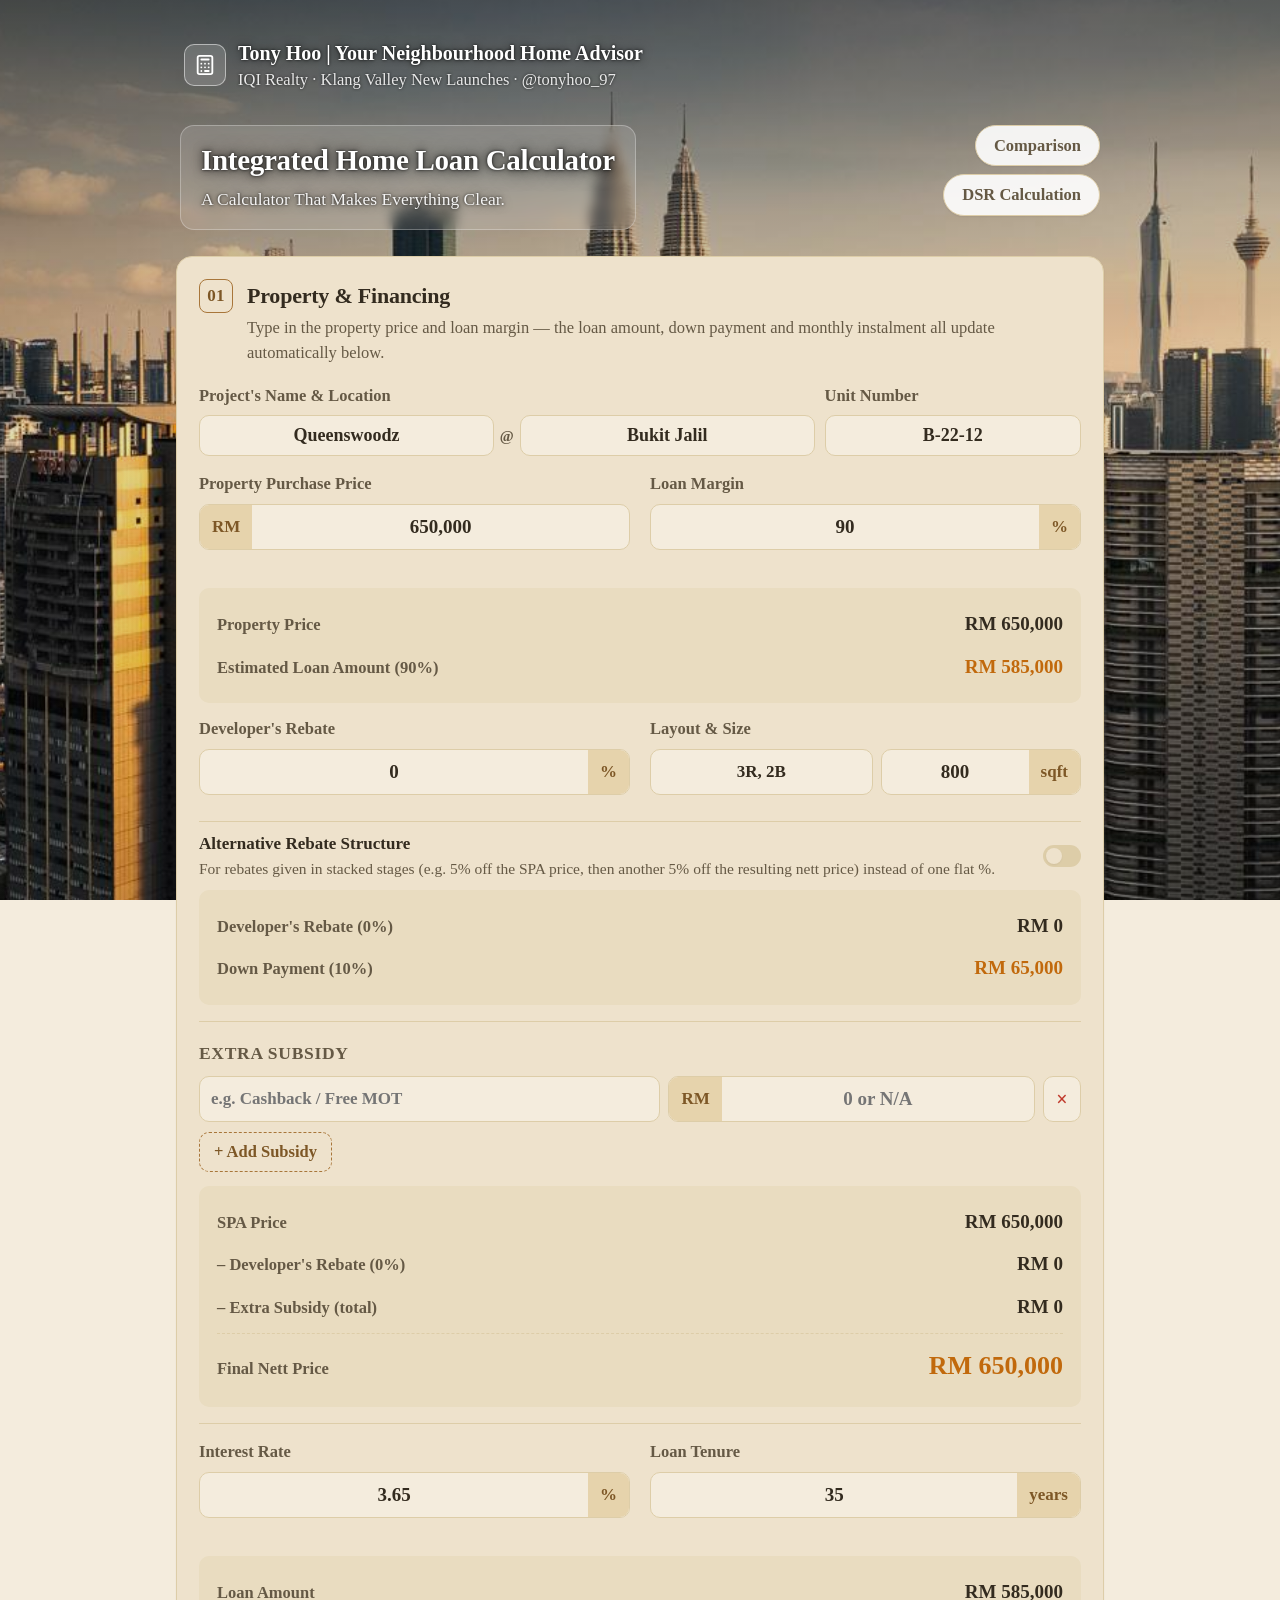
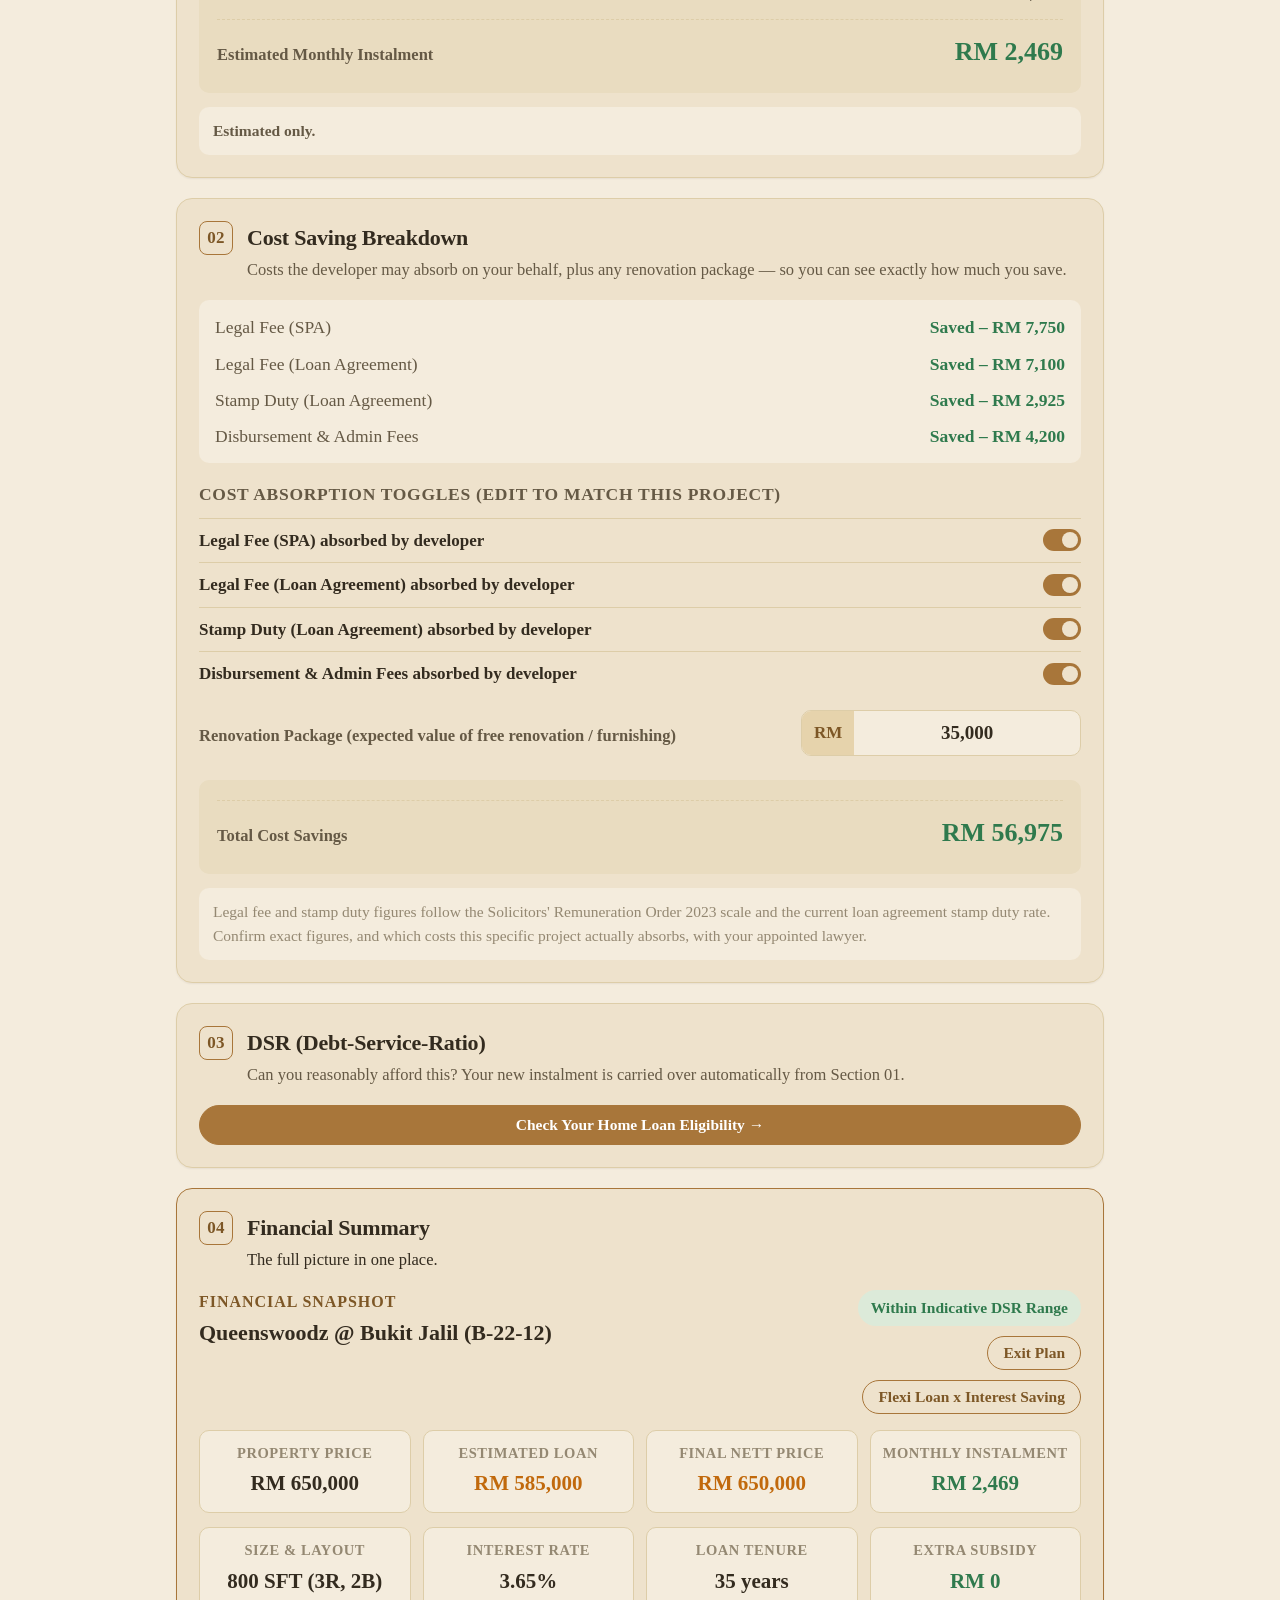
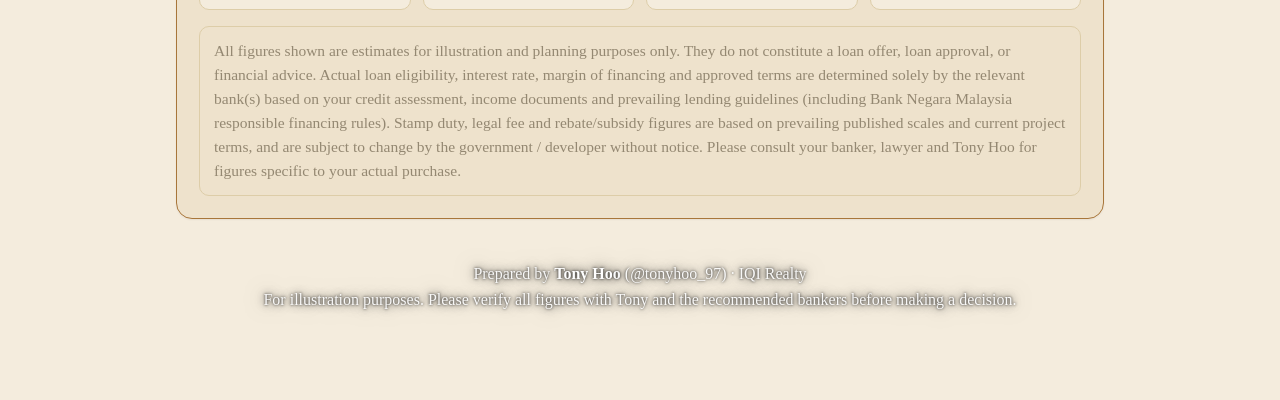
<file: index.html>
<!doctype html>
<html lang="en">
<head>
  <meta charset="utf-8">
  <meta name="viewport" content="width=device-width, initial-scale=1, maximum-scale=1">
  <title>Integrated Home Loan Calculator</title>
  <meta name="description" content="An interactive property loan, upfront cost, rebate and rental ROI calculator.">
  <link rel="stylesheet" href="styles.css">
  <style>
    /* The "Comparison" / "DSR Calculation" buttons sit beside the main
       title on desktop; on mobile they drop below it, stacked full-width.
       Scoped here rather than the shared stylesheet since it only concerns
       this page's topbar-actions/hero-title-row wrappers. */
    @media (max-width:600px){
      .hero-title-row{flex-direction:column; align-items:stretch !important; gap:10px;}
      .topbar-actions{flex-direction:row !important; width:100%;}
      .topbar-actions .comparison-btn{flex:1; width:auto;}
    }
  </style>
</head>
<body>
  <!-- Fixed full-screen photo background — lives outside #app so app.js's
       re-renders (on every field edit) never recreate it, which would
       otherwise restart the zoom animation on every keystroke. It stays
       pinned to the viewport while the page scrolls, and is only ever
       hidden behind the opaque calculator cards. -->
  <div class="page-bg" aria-hidden="true">
    <div class="page-bg-image"></div>
    <div class="page-bg-overlay"></div>
  </div>

  <div class="app" id="app">
    <!-- rendered by app.js -->
  </div>

  <script src="config.js"></script>
  <script src="calculations.js"></script>
  <script src="app.js"></script>
</body>
</html>
</file>
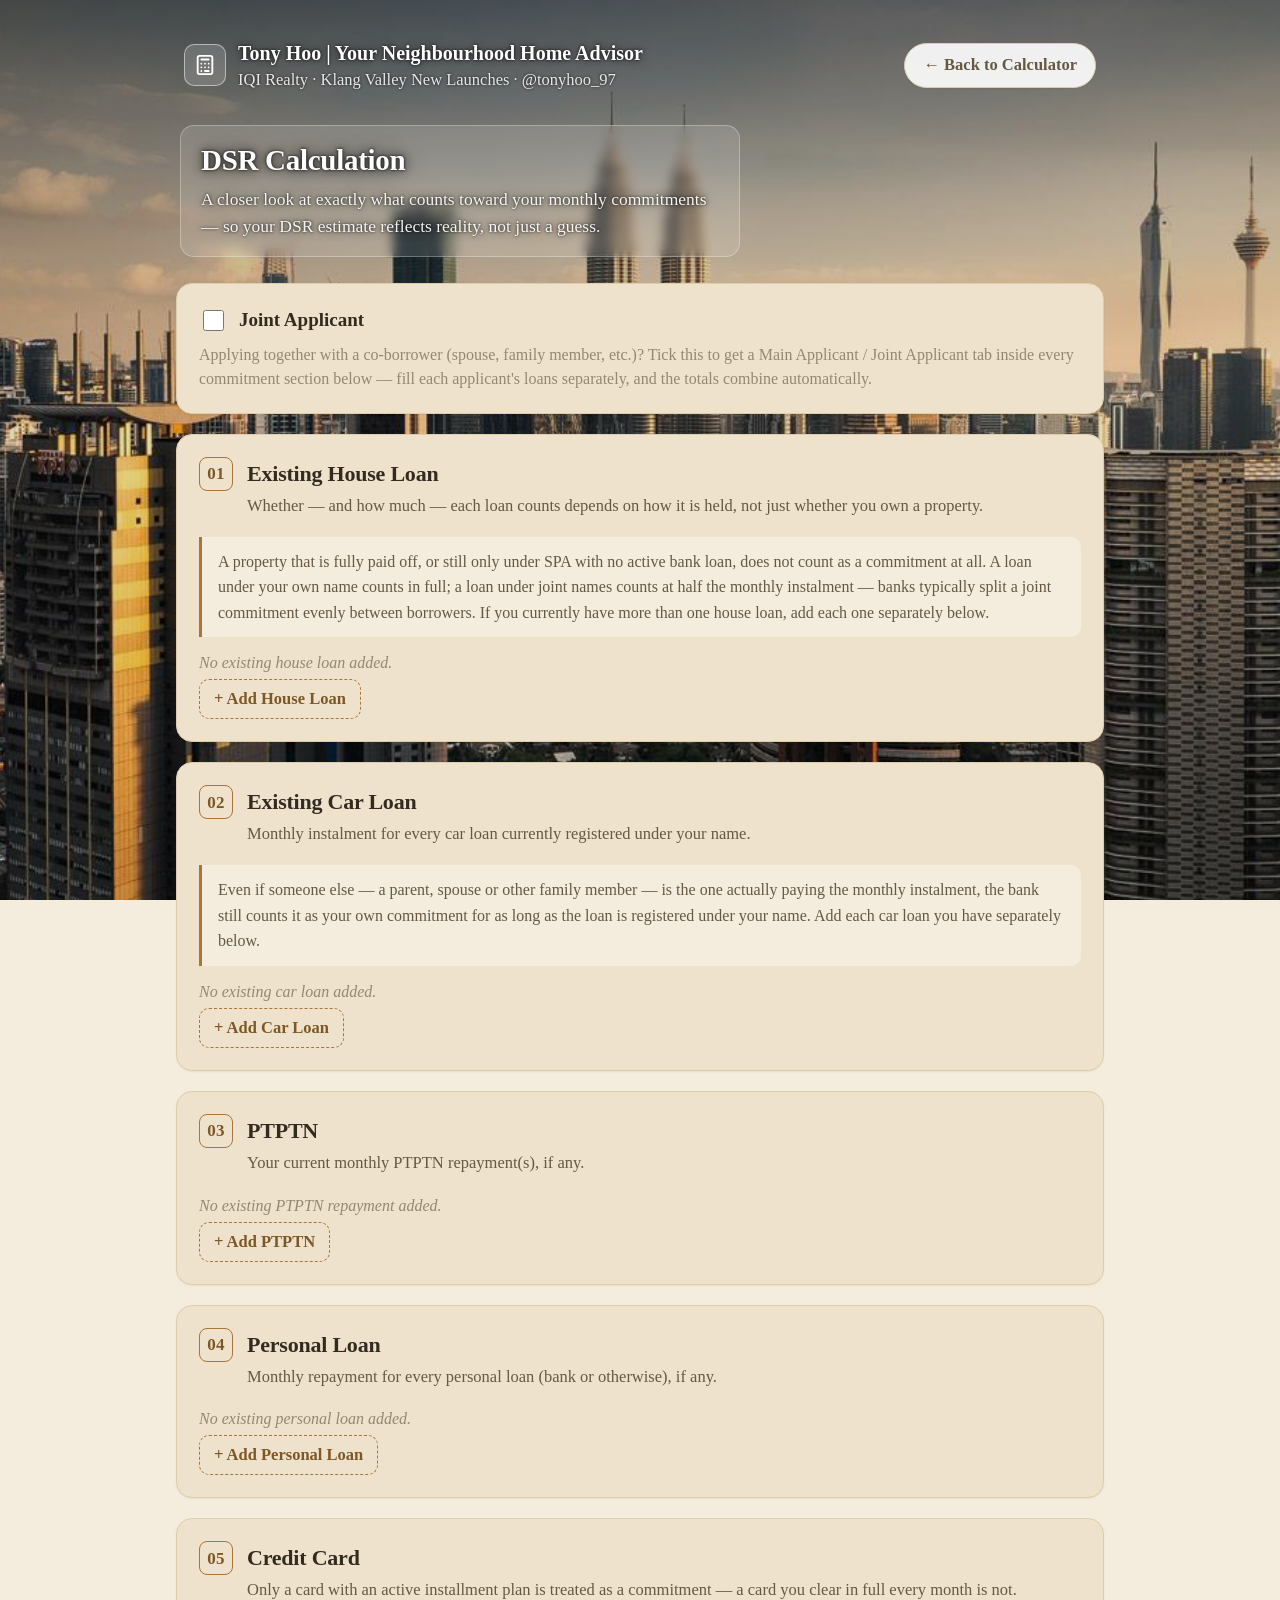
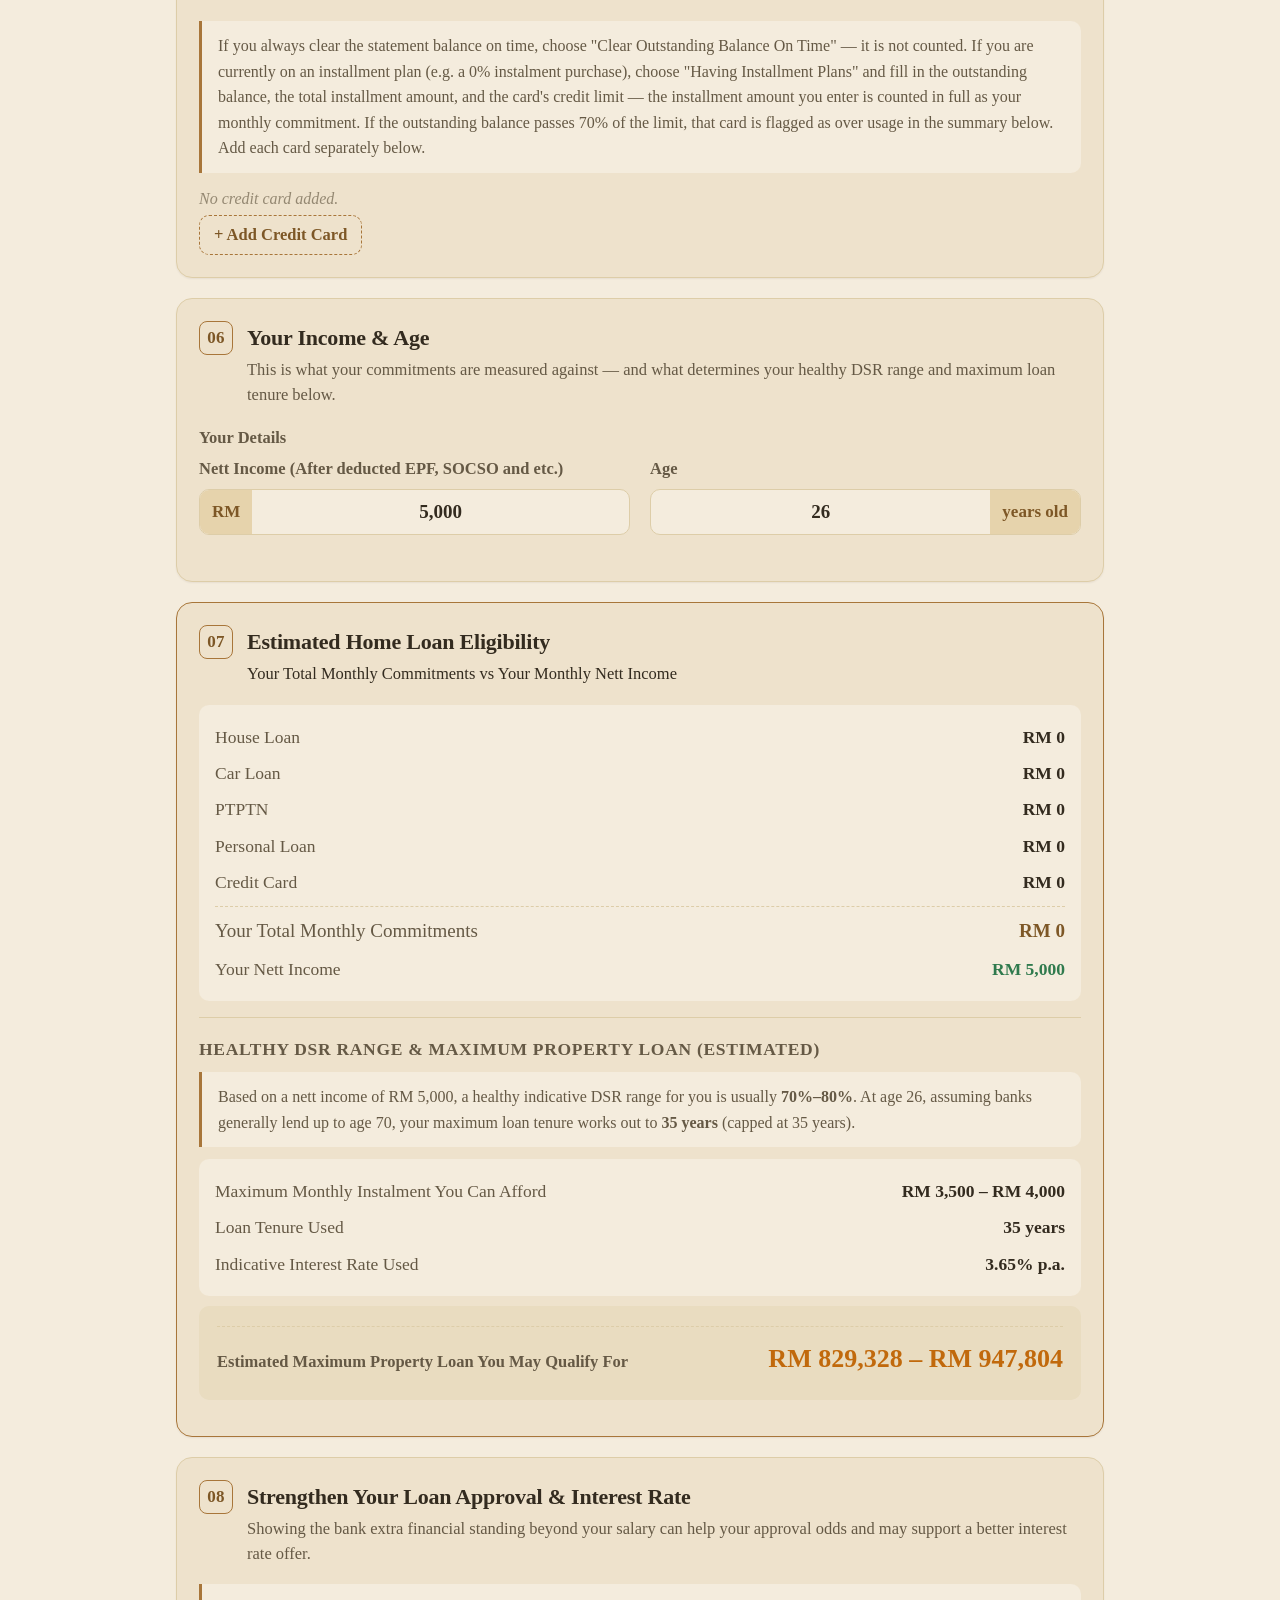
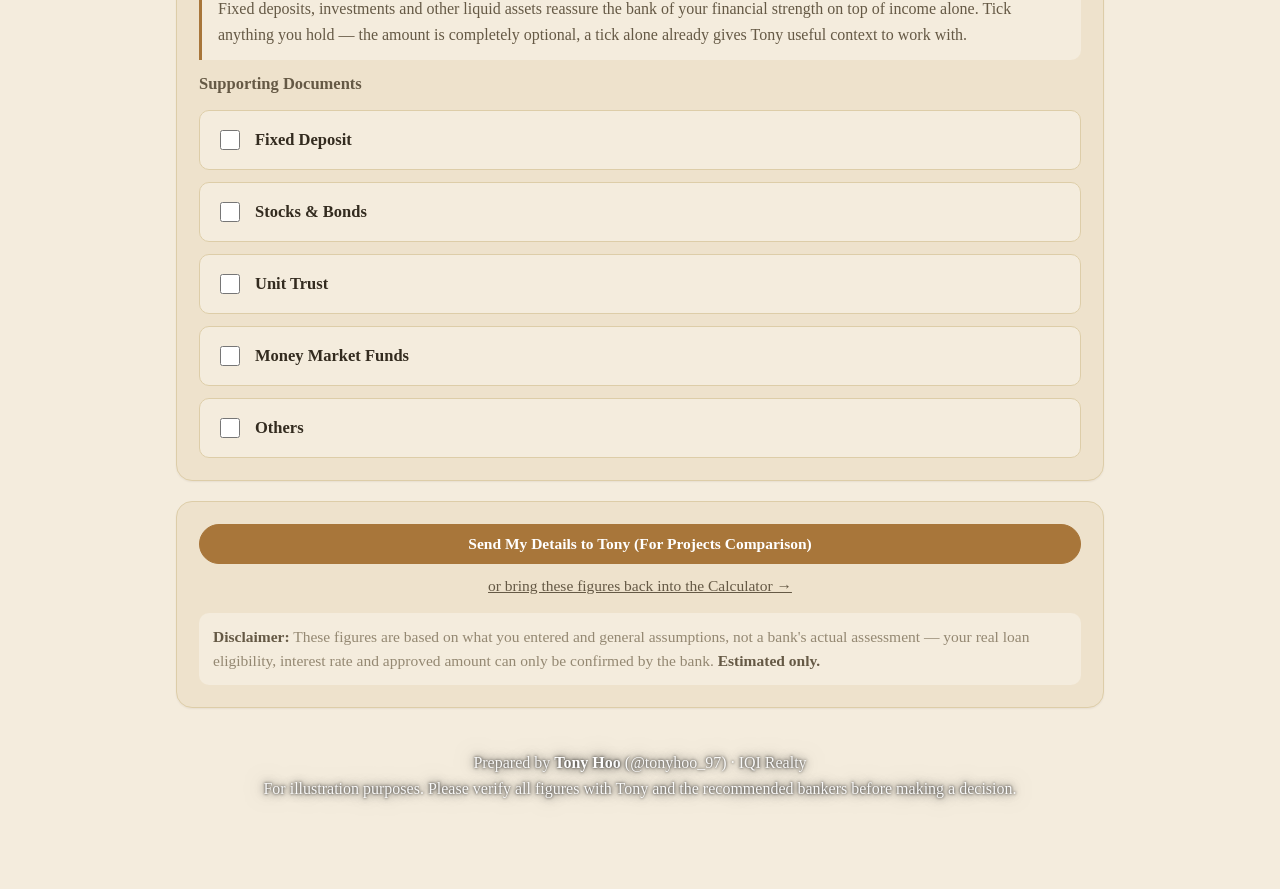
<file: dsr-calculation.html>
<!doctype html>
<html lang="en">
<head>
  <meta charset="utf-8">
  <meta name="viewport" content="width=device-width, initial-scale=1, maximum-scale=1">
  <title>DSR Calculation — Commitment Breakdown</title>
  <meta name="description" content="A detailed, professional walkthrough of exactly what counts toward your monthly debt commitments for DSR purposes.">
  <link rel="stylesheet" href="styles.css">
  <style>
    /* Small additions specific to this page — kept here rather than in the
       shared stylesheet since only the DSR Calculation page uses them. */
    .dsr-callout{
      font-size:16px; line-height:1.6; color:var(--ink-soft); background:var(--bg);
      border-left:3px solid var(--accent); border-radius:0 var(--radius-sm) var(--radius-sm) 0;
      padding:12px 16px; margin-top:10px;
    }
    .dsr-pill-group{display:flex; flex-wrap:wrap; gap:8px; margin-top:8px;}
    .dsr-pill{
      border:1px solid var(--border); background:var(--surface); color:var(--ink-soft);
      font-weight:700; padding:9px 16px; border-radius:999px; font-size:15.5px;
      cursor:pointer; font-family:var(--font-family); transition:.15s;
    }
    .dsr-pill:hover{border-color:var(--accent); color:var(--accent-dark);}
    .dsr-pill.active{background:var(--accent); color:#fff; border-color:var(--accent);}
    /* One removable card per commitment entry (a house loan, a car loan, a
       credit card, ...) — lets a buyer add as many as they actually have. */
    .dsr-entry{
      position:relative; border:1px solid var(--border); border-radius:var(--radius-sm);
      padding:16px 46px 16px 16px; margin-top:12px; background:var(--bg);
    }
    .dsr-entry:first-of-type{margin-top:14px;}
    .dsr-entry-remove{
      position:absolute; top:10px; right:10px; width:28px; height:28px; border-radius:50%;
      border:1px solid var(--border); background:var(--surface); color:var(--ink-soft);
      font-size:17px; line-height:1; cursor:pointer; font-family:var(--font-family);
    }
    .dsr-entry-remove:hover{background:var(--bad-tint); color:var(--bad); border-color:var(--bad);}
    .dsr-empty-note{color:var(--ink-faint); font-size:16px; font-style:italic; margin-top:2px;}
  </style>
</head>
<body>
  <div class="page-bg" aria-hidden="true">
    <div class="page-bg-image"></div>
    <div class="page-bg-overlay"></div>
  </div>

  <div class="app" id="app">
    <!-- rendered by dsr-calculation.js -->
  </div>

  <script src="config.js"></script>
  <script src="calculations.js"></script>
  <script src="dsr-calculation.js"></script>
</body>
</html>
</file>
<file: styles.css>
/* ============================ DESIGN TOKENS ============================
   Warm ivory / soft-paper theme — a deeper cream page background with
   cards a shade darker than the page (a "printed brochure" feel), warm
   charcoal ink instead of near-black, and a softened gold accent. Chosen
   over pure milk-white for lower glare / more comfortable reading. Times
   New Roman serif throughout. Two semantic value colors on top: green for
   the "headline" figures (rental income, monthly instalment) and orange
   for upfront/lump-sum cost figures (down payment, upfront cash).
   This is a FIXED look — it does not follow the viewer's system light/dark
   setting either way.
   ========================================================================= */
:root{
  --ink:#332b1f; --ink-soft:#655945; --ink-faint:#948872;
  --bg:#f4ecdd; --surface:#eee2cc; --border:#ddcda8;
  --primary:#332b1f; --primary-dk:#221c13; --primary-tint:#e9dcc0;
  --accent:#a8763a; --accent-dark:#7d5726; --accent-light:#e6d3ac;
  --good:#2f7a4d; --good-tint:#dcead9;
  --warn:#7d5726; --warn-tint:#e9dcc0;
  --bad:#c0392b; --bad-tint:#f3ddd6;
  /* Semantic value colors, used on specific figures (see app.js): green for
     rental/instalment-type "headline" numbers, orange for down-payment/
     upfront-cost-type figures. */
  --value-green:#2f7a4d;
  --value-orange:#c1690c;
  --font-family:'Times New Roman', Times, serif;
  --radius:16px; --radius-sm:10px;
  --shadow:0 4px 24px rgba(28,24,16,.08), 0 1px 2px rgba(28,24,16,.05);
  --shadow-sm:0 1px 2px rgba(28,24,16,.06);
  font-size:20px;
}
*{box-sizing:border-box;}
html,body{margin:0;padding:0;}
body{
  background:var(--bg); color:var(--ink);
  font-family:var(--font-family);
  line-height:1.5; -webkit-font-smoothing:antialiased;
}
h1,h2,h3,h4{margin:0; font-weight:600; letter-spacing:-.01em; font-family:var(--font-family);}
p{margin:0;}
button{font-family:inherit;}
::selection{background:var(--accent-light);}

.app{max-width:960px; margin:0 auto; padding:0 16px 64px; transition:max-width .15s;}
.app.is-comparison{max-width:1440px;}

/* ============================ FULL-SCREEN PHOTO BACKGROUND ============================
   KL skyline photo, fixed to the viewport (not the document), so it fills
   the whole screen and keeps animating in place while the page scrolls —
   it only ever disappears behind the opaque calculator cards. A slow,
   short-cycle Ken Burns zoom is centered on the Petronas Twin Towers so
   they (and the skyline around them) stay in frame on a laptop screen. */
.page-bg{
  position:fixed; inset:0; z-index:-1; overflow:hidden;
}
.page-bg-image{
  position:absolute; inset:-6%;
  background-image:url("[data-uri]");
  background-size:cover; background-position:46% 30%;
  transform-origin:46% 30%;
  animation:heroZoom 9s ease-in-out infinite alternate;
}
@keyframes heroZoom{ from{ transform:scale(1); } to{ transform:scale(1.12); } }
.page-bg-overlay{
  position:absolute; inset:0;
  background:linear-gradient(180deg, rgba(20,14,6,.55) 0%, rgba(20,14,6,.30) 20%, rgba(20,14,6,.12) 40%, rgba(20,14,6,.12) 100%);
}

/* Topbar + title float directly over the fixed photo at the top of the
   page — no boxed/rounded photo container of their own anymore. */
.hero-frame{position:relative; z-index:1; padding:18px 4px 26px;}
.hero-frame .brand-name{color:#fff; text-shadow:0 0 3px rgba(0,0,0,.85), 0 0 10px rgba(0,0,0,.6);}
.hero-frame .brand-tag{color:rgba(255,255,255,.88); text-shadow:0 0 3px rgba(0,0,0,.8);}
.hero-frame .logo-badge{background:rgba(255,255,255,.16); border-color:rgba(255,255,255,.5); color:#fff; backdrop-filter:blur(3px);}
.hero-frame .comparison-btn{background:rgba(255,255,255,.9);}
.hero-title-box{
  margin-top:16px; background:rgba(255,255,255,.13); border:1px solid rgba(255,255,255,.28);
  border-radius:14px; padding:16px 20px; backdrop-filter:blur(6px);
  max-width:560px;
}
.hero-title-box h1{color:#fff; font-size:29px; line-height:1.25; text-shadow:0 0 3px rgba(0,0,0,.85), 0 0 10px rgba(0,0,0,.7), 0 0 20px rgba(0,0,0,.5);}
.hero-title-box p{color:rgba(255,255,255,.94); font-size:17.5px; margin-top:8px; line-height:1.55; text-shadow:0 0 3px rgba(0,0,0,.8), 0 0 10px rgba(0,0,0,.6);}
@media (max-width:600px){
  .hero-title-box{max-width:100%;}
  .hero-frame .topbar{flex-wrap:wrap; row-gap:8px;}
  .hero-frame .brand-name{font-size:16.5px;}
  .hero-frame .comparison-btn{margin-left:0; order:3; width:100%;}
}
/* ============================ HEADER ============================ */
.topbar{
  display:flex; align-items:center; gap:12px;
  padding:20px 4px 16px;
}
.logo-badge{
  width:42px; height:42px; border-radius:10px;
  background:var(--ink); color:var(--accent-light);
  display:flex; align-items:center; justify-content:center;
  font-weight:700; font-size:19px; flex:none; border:1px solid var(--accent);
}
.logo-badge svg{display:block;}
.brand-name{font-size:20px; font-weight:700;}
.brand-tag{font-size:16.5px; color:var(--ink-soft);}
.comparison-btn{
  margin-left:auto; flex:none; border:1px solid var(--border); background:var(--surface);
  color:var(--ink-soft); font-weight:700; padding:9px 18px; border-radius:999px;
  font-size:16.5px; cursor:pointer; box-shadow:var(--shadow-sm); font-family:var(--font-family);
  transition:.15s;
}
.comparison-btn:hover{border-color:var(--accent); color:var(--accent-dark);}
.comparison-btn.active{background:var(--accent); color:#fff; border-color:var(--accent);}

.hero{padding:6px 4px 22px;}
.hero h1{font-size:29px; line-height:1.25;}
.hero p{color:var(--ink-soft); font-size:17.5px; margin-top:8px; line-height:1.55;}

/* ============================ SECTION HEADER ============================ */
.section-header{display:flex; align-items:flex-start; gap:14px; margin-bottom:18px;}
.section-no{
  flex:none; font-size:17px; font-weight:700; color:var(--accent-dark);
  border:1px solid var(--accent); border-radius:8px; width:34px; height:34px;
  display:flex; align-items:center; justify-content:center; letter-spacing:.02em;
}
.section-header h2{font-size:22px;}
.section-header .sub{font-size:16.5px; color:var(--ink-soft); margin-top:4px; line-height:1.5;}
.mini-head{font-size:17.5px; font-weight:700; color:var(--ink-soft); text-transform:uppercase; letter-spacing:.04em; margin:18px 0 10px;}
.mini-head-row{display:flex; justify-content:space-between; align-items:baseline; margin:18px 0 10px; gap:10px;}
.mini-head-row .mini-head{margin:0;}
.mini-head-row .total-tag{font-size:16.5px; font-weight:700; color:var(--value-green); white-space:nowrap;}

/* ============================ CARDS / SECTIONS ============================ */
.card{
  background:var(--surface); border:1px solid var(--border); border-radius:var(--radius);
  padding:22px; margin-bottom:20px; box-shadow:var(--shadow-sm);
}
.section-grid{display:grid; grid-template-columns:1fr 1fr; gap:16px 20px;}
@media (max-width:640px){ .section-grid{grid-template-columns:1fr;} }
/* A field placed alone (e.g. Developer's Rebate) spans the full row instead
   of sitting stranded in one half of a two-column grid. */
.section-grid.single-col{grid-template-columns:1fr;}

/* ---- Comparison mode layout — one or two independent calculator columns ---- */
.calc-columns{display:grid; grid-template-columns:1fr; gap:24px; align-items:start;}
.app.is-comparison .calc-columns{grid-template-columns:1fr 1fr;}
@media (max-width:880px){ .app.is-comparison .calc-columns{grid-template-columns:1fr;} }
.calc-instance{min-width:0;}
.instance-label{
  font-size:15px; font-weight:700; text-transform:uppercase; letter-spacing:.06em;
  color:var(--accent-dark); text-align:center; margin-bottom:10px;
  border-bottom:1px solid var(--border); padding-bottom:8px;
}

/* ---- connected calculation chain visual ---- */
.chain-result{
  background:var(--primary-tint); border-radius:var(--radius-sm); padding:16px 18px;
  margin:14px 0; display:flex; flex-direction:column; gap:2px;
}
.chain-item{display:flex; justify-content:space-between; align-items:baseline; padding:6px 0; gap:10px;}
.chain-item .l{font-size:16.5px; color:var(--ink-soft); font-weight:600;}
.chain-item .v{font-size:19px; font-weight:700;}
.chain-item .v.gold{color:var(--accent-dark);}
.chain-item .v.green{color:var(--value-green);}
.chain-item .v.orange{color:var(--value-orange);}
.chain-item .v.big{font-size:26px;}
.chain-item.highlight{border-top:1px dashed var(--border); margin-top:4px; padding-top:12px;}
.flow-arrow{text-align:center; color:var(--ink-faint); font-size:17px; padding:1px 0;}

/* ---- comparison block (existing vs new loan) ---- */
.compare-block{display:flex; align-items:center; gap:14px; margin:10px 0;}
.compare-col{flex:1; background:var(--bg); border:1px solid var(--border); border-radius:var(--radius-sm); padding:14px; text-align:center;}
.compare-col .l{font-size:15.5px; color:var(--ink-soft); font-weight:600; text-transform:uppercase; letter-spacing:.03em;}
.compare-col .v{font-size:23px; font-weight:700; margin-top:4px;}
.compare-col .v.green{color:var(--value-green);}
.compare-col .v.orange{color:var(--value-orange);}
.compare-sep{flex:none; font-size:16px; color:var(--ink-faint); font-weight:600; font-style:italic;}
@media (max-width:480px){ .compare-block{flex-direction:column;} .compare-sep{transform:rotate(90deg);} }

/* ---- Field / input ---- */
.field{margin-bottom:16px;}
.field-label{
  display:flex; justify-content:space-between; align-items:baseline;
  font-size:16.5px; font-weight:600; color:var(--ink-soft); margin-bottom:7px;
}
.tip{
  color:var(--ink-faint); cursor:help; font-weight:700; border:1px solid var(--border);
  border-radius:50%; width:15px; height:15px; display:inline-flex; align-items:center;
  justify-content:center; font-size:14px; margin-left:5px; vertical-align:middle;
}
.field-value{font-weight:700; color:var(--ink); font-size:17px;}
.field-value.editable-num{color:var(--accent-dark);}

input[type=range]{
  -webkit-appearance:none; width:100%; height:5px; border-radius:99px;
  background:var(--border); outline:none; margin:6px 0 2px;
}
input[type=range]::-webkit-slider-thumb{
  -webkit-appearance:none; width:19px; height:19px; border-radius:50%;
  background:var(--accent); border:3px solid var(--surface); box-shadow:0 0 0 1px var(--border), var(--shadow-sm);
  cursor:pointer; margin-top:-7px;
}
input[type=range]::-moz-range-thumb{
  width:19px; height:19px; border-radius:50%; background:var(--accent);
  border:3px solid var(--surface); box-shadow:0 0 0 1px var(--border); cursor:pointer;
}
input[type=number], input[type=text], select{
  width:100%; padding:9px 11px; border:1px solid var(--border); border-radius:var(--radius-sm);
  font-size:18px; font-weight:600; color:var(--ink); background:var(--bg); font-family:var(--font-family);
}
input[type=number]:focus, input[type=text]:focus, select:focus{outline:2px solid var(--accent); outline-offset:1px;}

/* ---- manual "type it in" input with an RM/%/unit affix ---- */
.input-affix{
  display:flex; align-items:stretch; border:1px solid var(--border); border-radius:var(--radius-sm);
  background:var(--bg); overflow:hidden; margin-bottom:8px;
}
.input-affix:focus-within{outline:2px solid var(--accent); outline-offset:1px;}
.input-affix .affix-pre, .input-affix .affix-suf{
  flex:none; display:flex; align-items:center; padding:0 12px; font-size:17px; font-weight:700;
  color:var(--accent-dark); background:var(--accent-light); white-space:nowrap;
}
.input-affix .affix-input{
  flex:1; min-width:0; border:none; background:transparent; padding:11px 12px;
  font-size:19px; font-weight:700; color:var(--ink); font-family:var(--font-family);
  text-align:center;
}
.input-affix .affix-input:focus{outline:none;}

/* ---- Layout & Size (paired with Developer's Rebate) ---- */
.layout-size-row{display:flex; gap:8px; margin-bottom:8px;}
.layout-size-row .layout-input{
  flex:1; min-width:0; padding:9px 11px; border:1px solid var(--border); border-radius:var(--radius-sm);
  font-size:17px; font-weight:700; color:var(--ink); background:var(--bg); font-family:var(--font-family);
  text-align:center;
}
.layout-size-row .layout-input:focus{outline:2px solid var(--accent); outline-offset:1px;}
.layout-size-row .input-affix{flex:1; min-width:0; margin-bottom:0;}

/* ---- Extra Subsidy — dynamic add/remove list ---- */
.subsidy-list{display:flex; flex-direction:column; gap:10px; margin-bottom:10px;}
.subsidy-row{display:flex; gap:8px; align-items:stretch;}
.subsidy-row .subsidy-label-input{
  flex:1.2; min-width:0; padding:9px 11px; border:1px solid var(--border); border-radius:var(--radius-sm);
  font-size:17px; font-weight:600; color:var(--ink); background:var(--bg); font-family:var(--font-family);
}
.subsidy-row .subsidy-label-input:focus{outline:2px solid var(--accent); outline-offset:1px;}
.subsidy-row .input-affix{flex:1; min-width:0; margin-bottom:0;}
.subsidy-remove-btn{
  flex:none; width:38px; border:1px solid var(--border); border-radius:var(--radius-sm);
  background:var(--bg); color:var(--bad); font-size:20px; font-weight:700; cursor:pointer; line-height:1;
}
.subsidy-remove-btn:hover{background:var(--bad-tint);}
.subsidy-add-btn{
  border:1px dashed var(--accent); background:transparent; color:var(--accent-dark); font-weight:700;
  padding:9px 14px; border-radius:var(--radius-sm); cursor:pointer; font-size:16.5px; font-family:var(--font-family);
}
.subsidy-add-btn:hover{background:var(--accent-light);}
@media (max-width:480px){ .subsidy-row{flex-wrap:wrap;} .subsidy-row .subsidy-label-input{flex:1 1 100%;} }

.toggle-row{display:flex; align-items:center; justify-content:space-between; padding:9px 0; border-top:1px solid var(--border);}
.toggle-row:first-of-type{border-top:none;}
.toggle-row .t-label{font-size:17px; font-weight:600;}
.toggle-row .t-sub{font-size:15.5px; color:var(--ink-soft); margin-top:1px;}
.switch{position:relative; width:38px; height:22px; flex:none;}
.switch input{opacity:0; width:0; height:0;}
.switch .track{
  position:absolute; inset:0; background:var(--border); border-radius:99px; transition:.15s; cursor:pointer;
}
.switch .track:before{
  content:""; position:absolute; width:16px; height:16px; left:3px; top:3px; background:var(--surface);
  border-radius:50%; transition:.15s; box-shadow:var(--shadow-sm);
}
.switch input:checked + .track{background:var(--accent);}
.switch input:checked + .track:before{transform:translateX(16px);}

/* ---- Result blocks ---- */
.result-block{
  background:var(--bg); border-radius:var(--radius-sm); padding:14px 16px; margin-bottom:10px;
}
.result-row{display:flex; justify-content:space-between; align-items:baseline; padding:5px 0; font-size:17.5px;}
.result-row .k{color:var(--ink-soft);}
.result-row .v{font-weight:700;}
.result-row.total{border-top:1px dashed var(--border); margin-top:6px; padding-top:10px; font-size:19px;}
.result-row.total .v{color:var(--accent-dark);}
.result-row.negative .v{color:var(--bad);}
.result-row.positive .v{color:var(--good);}

.big-stat{text-align:left;}
.big-stat .n{font-size:32px; font-weight:700; letter-spacing:-.01em;}
.big-stat .n.green{color:var(--value-green);}
.big-stat .l{font-size:16px; color:var(--ink-soft); font-weight:600; margin-top:2px;}

.badge{
  display:inline-block; font-size:15px; font-weight:700; padding:3px 9px; border-radius:999px;
}
.badge-good{background:var(--good-tint); color:var(--good);}
.badge-warn{background:var(--warn-tint); color:var(--warn);}
.badge-bad{background:var(--bad-tint); color:var(--bad);}

.disclaimer{
  font-size:15.5px; color:var(--ink-faint); background:var(--bg); border-radius:var(--radius-sm);
  padding:12px 14px; margin-top:6px; line-height:1.55;
}
.disclaimer b{color:var(--ink-soft);}

.divider{height:1px; background:var(--border); margin:16px 0;}

/* ---- comparison bars (rental) ---- */
.bar-compare{margin-top:2px;}
.bar-row{margin-bottom:10px;}
.bar-row .bar-label{display:flex; justify-content:space-between; font-size:16px; font-weight:600; color:var(--ink-soft); margin-bottom:4px;}
.bar-track{height:10px; background:var(--border); border-radius:99px; overflow:hidden;}
.bar-fill{height:100%; border-radius:99px;}

/* ---- scenario table ---- */
.scenario-table{width:100%; border-collapse:collapse; font-size:16.5px;}
.scenario-table th, .scenario-table td{padding:9px 8px; text-align:right; border-bottom:1px solid var(--border);}
.scenario-table th:first-child, .scenario-table td:first-child{text-align:left; color:var(--ink-soft); font-weight:600;}
.scenario-table th{color:var(--ink-soft); font-weight:600; font-size:15px; text-transform:uppercase; letter-spacing:.03em;}
.scenario-table td{font-weight:700;}
.scenario-table .col-highlight{background:var(--accent-light);}
.table-scroll{overflow-x:auto; -webkit-overflow-scrolling:touch;}

/* ============================ SUMMARY (Section 04) ============================
   Light-theme "statement" card — a gold border/accent keeps it visually
   distinct as the screenshot-friendly summary, while staying on the same
   milk-white background and dark-ink text as the rest of the page. */
.summary-card{background:var(--surface); border:1.5px solid var(--accent);}
.summary-card .section-no{border-color:var(--accent); color:var(--accent-dark);}
.summary-card .section-header h2, .summary-card .section-header .sub{color:var(--ink);}
.summary-top{display:flex; justify-content:space-between; align-items:flex-start; gap:10px; margin-bottom:16px;}
.summary-eyebrow{font-size:16px; text-transform:uppercase; letter-spacing:.06em; color:var(--accent-dark); font-weight:700;}
.summary-project{font-size:22px; font-weight:700; color:var(--ink); margin-top:2px;}
.summary-actions{display:flex; flex-direction:column; align-items:flex-end; gap:10px; flex:none;}
.status-pill{font-size:15.5px; font-weight:700; padding:6px 13px; border-radius:999px; white-space:nowrap;}
.status-good{background:var(--good-tint); color:var(--good);}
.status-bad{background:var(--bad-tint); color:var(--bad);}
.exitplan-btn{
  border:1px solid var(--accent); background:transparent; color:var(--accent-dark); font-weight:700;
  padding:7px 15px; border-radius:999px; cursor:pointer; font-size:15.5px; font-family:var(--font-family);
  white-space:nowrap; transition:.15s;
}
.exitplan-btn:hover{background:var(--accent-light);}
.exitplan-btn.active{background:var(--accent); color:#fff; border-color:var(--accent);}

.summary-grid{display:grid; grid-template-columns:repeat(4,1fr); gap:14px 12px;}
@media (max-width:720px){ .summary-grid{grid-template-columns:repeat(2,1fr);} }
.summary-item{text-align:center; background:var(--bg); border:1px solid var(--border); border-radius:var(--radius-sm); padding:12px 8px;}
.summary-item .label{font-size:14.5px; color:var(--ink-faint); font-weight:600; text-transform:uppercase; letter-spacing:.04em;}
.summary-item .value{font-size:21px; font-weight:700; color:var(--ink); margin-top:4px;}
.summary-item .value.green{color:var(--value-green);}
.summary-item .value.orange{color:var(--value-orange);}

/* ---- footer ---- */
/* Sits directly on the fixed photo background (no card behind it), so it
   gets the same white text + dark halo treatment as the hero title. */
.footer-note{
  text-align:center; font-size:16px; padding:22px 10px 24px; line-height:1.6;
  color:rgba(255,255,255,.94);
  text-shadow:0 0 3px rgba(0,0,0,.85), 0 0 10px rgba(0,0,0,.7), 0 0 20px rgba(0,0,0,.5);
}
.footer-note b{color:#fff;}

/* tooltip popover */
.tooltip-pop{
  position:fixed; z-index:50; max-width:260px; background:var(--ink); color:var(--bg);
  font-size:16px; line-height:1.5; padding:10px 12px; border-radius:9px; box-shadow:var(--shadow);
  pointer-events:none; font-family:var(--font-family);
}

@media (max-width:480px){
  .app{padding:0 12px 48px;}
  .summary-grid{grid-template-columns:repeat(2,1fr); gap:10px;}
  .card{padding:16px;}
}
</file>
